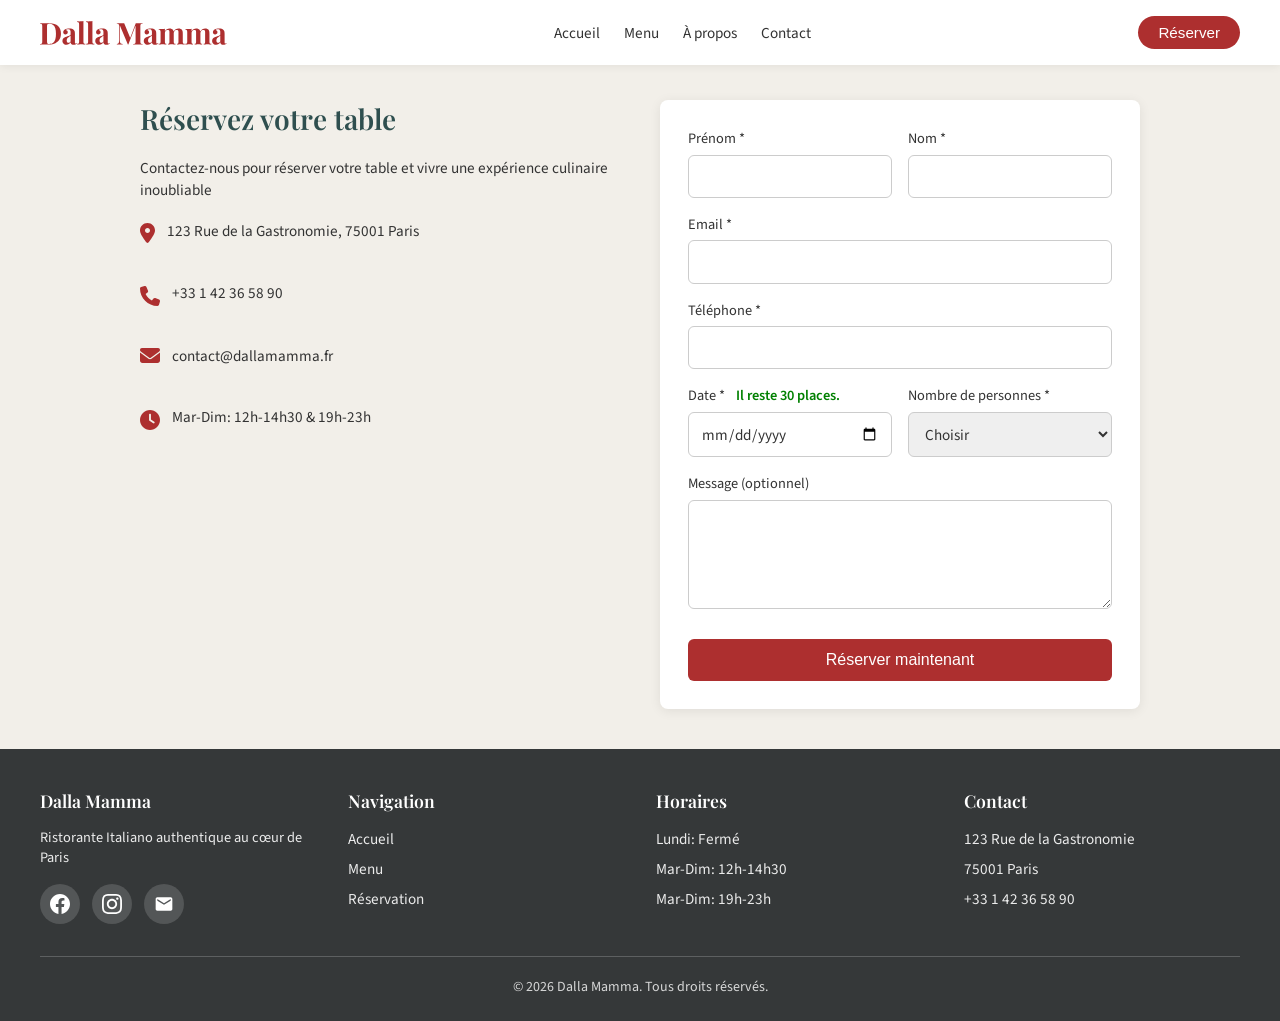
<file: contact.html>
<!DOCTYPE html>
<html lang="fr">
<head>
    <meta charset="UTF-8">
    <meta name="viewport" content="width=device-width, initial-scale=1.0">
    <title>Contact - Dalla Mamma</title>
    <link href="https://fonts.googleapis.com/css2?family=Playfair+Display:wght@500;600&family=Source+Sans+3:wght@400;600&display=swap" rel="stylesheet">
    <link rel="stylesheet" href="menu-contact.css">
    <script src="scripts.js" defer> </script>
    <script src="script_np.js" defer> </script>
</head>
<body>
    <!-- En-tête avec le menu de navigation -->
    <header>
        <nav>
            <a href="index.html" class="nav-brand"><svg width="187" height="24" viewBox="0 0 187 24" fill="none" xmlns="http://www.w3.org/2000/svg"><path d="M9.27 2.25C13.21 2.25 16.14 3.15 18.06 4.95C19.98 6.73 20.94 9.29 20.94 12.63C20.94 14.81 20.47 16.72 19.53 18.36C18.59 19.98 17.22 21.24 15.42 22.14C13.64 23.04 11.5 23.49 9 23.49C8.68 23.49 8.26 23.48 7.74 23.46C7.22 23.44 6.68 23.43 6.12 23.43C5.56 23.41 5.06 23.4 4.62 23.4C3.74 23.4 2.87 23.41 2.01 23.43C1.17 23.43 0.5 23.45 0 23.49V22.89C0.64 22.85 1.12 22.77 1.44 22.65C1.76 22.53 1.97 22.29 2.07 21.93C2.19 21.57 2.25 21.03 2.25 20.31V5.43C2.25 4.69 2.19 4.15 2.07 3.81C1.97 3.45 1.75 3.21 1.41 3.09C1.09 2.95 0.62 2.87 0 2.85V2.25C0.5 2.27 1.17 2.3 2.01 2.34C2.87 2.36 3.72 2.36 4.56 2.34C5.28 2.32 6.09 2.3 6.99 2.28C7.91 2.26 8.67 2.25 9.27 2.25ZM9.24 2.79C8.32 2.79 7.72 2.96 7.44 3.3C7.16 3.64 7.02 4.33 7.02 5.37V20.37C7.02 21.41 7.16 22.1 7.44 22.44C7.74 22.78 8.35 22.95 9.27 22.95C10.95 22.95 12.27 22.56 13.23 21.78C14.21 20.98 14.91 19.82 15.33 18.3C15.75 16.78 15.96 14.93 15.96 12.75C15.96 10.51 15.73 8.66 15.27 7.2C14.83 5.72 14.12 4.62 13.14 3.9C12.16 3.16 10.86 2.79 9.24 2.79Z" fill="#AD2F2F"/><path d="M26.4259 23.7C25.5259 23.7 24.7759 23.53 24.1759 23.19C23.5759 22.85 23.1359 22.4 22.8559 21.84C22.5759 21.26 22.4359 20.63 22.4359 19.95C22.4359 19.09 22.6259 18.39 23.0059 17.85C23.4059 17.31 23.9159 16.87 24.5359 16.53C25.1559 16.19 25.8059 15.91 26.4859 15.69C27.1859 15.47 27.8459 15.26 28.4659 15.06C29.1059 14.84 29.6159 14.59 29.9959 14.31C30.3959 14.01 30.5959 13.63 30.5959 13.17V10.83C30.5959 10.31 30.5059 9.85 30.3259 9.45C30.1659 9.03 29.9059 8.71 29.5459 8.49C29.2059 8.27 28.7559 8.16 28.1959 8.16C27.7959 8.16 27.3959 8.22 26.9959 8.34C26.5959 8.44 26.2659 8.62 26.0059 8.88C26.5659 9.08 26.9959 9.39 27.2959 9.81C27.6159 10.21 27.7759 10.67 27.7759 11.19C27.7759 11.87 27.5359 12.41 27.0559 12.81C26.5959 13.21 26.0459 13.41 25.4059 13.41C24.6859 13.41 24.1359 13.19 23.7559 12.75C23.3959 12.29 23.2159 11.74 23.2159 11.1C23.2159 10.52 23.3559 10.04 23.6359 9.66C23.9359 9.28 24.3459 8.92 24.8659 8.58C25.4259 8.26 26.0959 8.01 26.8759 7.83C27.6759 7.65 28.5359 7.56 29.4559 7.56C30.3759 7.56 31.2059 7.66 31.9459 7.86C32.6859 8.04 33.3059 8.38 33.8059 8.88C34.2659 9.34 34.5659 9.91 34.7059 10.59C34.8459 11.25 34.9159 12.09 34.9159 13.11V21.27C34.9159 21.77 34.9659 22.12 35.0659 22.32C35.1659 22.5 35.3359 22.59 35.5759 22.59C35.7559 22.59 35.9259 22.54 36.0859 22.44C36.2659 22.34 36.4559 22.22 36.6559 22.08L36.9559 22.59C36.5359 22.95 36.0459 23.23 35.4859 23.43C34.9459 23.61 34.3359 23.7 33.6559 23.7C32.9159 23.7 32.3259 23.6 31.8859 23.4C31.4459 23.18 31.1259 22.89 30.9259 22.53C30.7459 22.17 30.6559 21.75 30.6559 21.27C30.1759 22.03 29.5959 22.63 28.9159 23.07C28.2359 23.49 27.4059 23.7 26.4259 23.7ZM28.5559 21.78C28.9559 21.78 29.3159 21.69 29.6359 21.51C29.9759 21.31 30.2959 20.99 30.5959 20.55V14.4C30.4159 14.7 30.1659 14.97 29.8459 15.21C29.5259 15.45 29.1859 15.7 28.8259 15.96C28.4659 16.2 28.1159 16.47 27.7759 16.77C27.4559 17.07 27.1959 17.44 26.9959 17.88C26.7959 18.32 26.6959 18.85 26.6959 19.47C26.6959 20.25 26.8659 20.83 27.2059 21.21C27.5459 21.59 27.9959 21.78 28.5559 21.78Z" fill="#AD2F2F"/><path d="M43.4333 0V20.7C43.4333 21.54 43.5733 22.11 43.8533 22.41C44.1533 22.71 44.6533 22.86 45.3533 22.86V23.49C44.9733 23.47 44.4033 23.45 43.6433 23.43C42.8833 23.39 42.1133 23.37 41.3333 23.37C40.5533 23.37 39.7633 23.39 38.9633 23.43C38.1833 23.45 37.5933 23.47 37.1933 23.49V22.86C37.8933 22.86 38.3833 22.71 38.6633 22.41C38.9633 22.11 39.1133 21.54 39.1133 20.7V3.6C39.1133 2.7 38.9733 2.04 38.6933 1.62C38.4333 1.18 37.9333 0.96 37.1933 0.96V0.330001C37.8333 0.39 38.4533 0.42 39.0533 0.42C39.8733 0.42 40.6533 0.39 41.3933 0.330001C42.1333 0.250001 42.8133 0.140001 43.4333 0Z" fill="#AD2F2F"/><path d="M52.4255 0V20.7C52.4255 21.54 52.5655 22.11 52.8455 22.41C53.1455 22.71 53.6455 22.86 54.3455 22.86V23.49C53.9655 23.47 53.3955 23.45 52.6355 23.43C51.8755 23.39 51.1055 23.37 50.3255 23.37C49.5455 23.37 48.7555 23.39 47.9555 23.43C47.1755 23.45 46.5855 23.47 46.1855 23.49V22.86C46.8855 22.86 47.3755 22.71 47.6555 22.41C47.9555 22.11 48.1055 21.54 48.1055 20.7V3.6C48.1055 2.7 47.9655 2.04 47.6855 1.62C47.4255 1.18 46.9255 0.96 46.1855 0.96V0.330001C46.8255 0.39 47.4455 0.42 48.0455 0.42C48.8655 0.42 49.6455 0.39 50.3855 0.330001C51.1255 0.250001 51.8055 0.140001 52.4255 0Z" fill="#AD2F2F"/><path d="M59.2619 23.7C58.3619 23.7 57.6119 23.53 57.0119 23.19C56.4119 22.85 55.9719 22.4 55.6919 21.84C55.4119 21.26 55.2719 20.63 55.2719 19.95C55.2719 19.09 55.4619 18.39 55.8419 17.85C56.2419 17.31 56.7519 16.87 57.3719 16.53C57.9919 16.19 58.6419 15.91 59.3219 15.69C60.0219 15.47 60.6819 15.26 61.3019 15.06C61.9419 14.84 62.4519 14.59 62.8319 14.31C63.2319 14.01 63.4319 13.63 63.4319 13.17V10.83C63.4319 10.31 63.3419 9.85 63.1619 9.45C63.0019 9.03 62.7419 8.71 62.3819 8.49C62.0419 8.27 61.5919 8.16 61.0319 8.16C60.6319 8.16 60.2319 8.22 59.8319 8.34C59.4319 8.44 59.1019 8.62 58.8419 8.88C59.4019 9.08 59.8319 9.39 60.1319 9.81C60.4519 10.21 60.6119 10.67 60.6119 11.19C60.6119 11.87 60.3719 12.41 59.8919 12.81C59.4319 13.21 58.8819 13.41 58.2419 13.41C57.5219 13.41 56.9719 13.19 56.5919 12.75C56.2319 12.29 56.0519 11.74 56.0519 11.1C56.0519 10.52 56.1919 10.04 56.4719 9.66C56.7719 9.28 57.1819 8.92 57.7019 8.58C58.2619 8.26 58.9319 8.01 59.7119 7.83C60.5119 7.65 61.3719 7.56 62.2919 7.56C63.2119 7.56 64.0419 7.66 64.7819 7.86C65.5219 8.04 66.1419 8.38 66.6419 8.88C67.1019 9.34 67.4019 9.91 67.5419 10.59C67.6819 11.25 67.7519 12.09 67.7519 13.11V21.27C67.7519 21.77 67.8019 22.12 67.9019 22.32C68.0019 22.5 68.1719 22.59 68.4119 22.59C68.5919 22.59 68.7619 22.54 68.9219 22.44C69.1019 22.34 69.2919 22.22 69.4919 22.08L69.7919 22.59C69.3719 22.95 68.8819 23.23 68.3219 23.43C67.7819 23.61 67.1719 23.7 66.4919 23.7C65.7519 23.7 65.1619 23.6 64.7219 23.4C64.2819 23.18 63.9619 22.89 63.7619 22.53C63.5819 22.17 63.4919 21.75 63.4919 21.27C63.0119 22.03 62.4319 22.63 61.7519 23.07C61.0719 23.49 60.2419 23.7 59.2619 23.7ZM61.3919 21.78C61.7919 21.78 62.1519 21.69 62.4719 21.51C62.8119 21.31 63.1319 20.99 63.4319 20.55V14.4C63.2519 14.7 63.0019 14.97 62.6819 15.21C62.3619 15.45 62.0219 15.7 61.6619 15.96C61.3019 16.2 60.9519 16.47 60.6119 16.77C60.2919 17.07 60.0319 17.44 59.8319 17.88C59.6319 18.32 59.5319 18.85 59.5319 19.47C59.5319 20.25 59.7019 20.83 60.0419 21.21C60.3819 21.59 60.8319 21.78 61.3919 21.78Z" fill="#AD2F2F"/><path d="M102.605 2.25V2.85C101.965 2.87 101.485 2.95 101.165 3.09C100.845 3.21 100.625 3.45 100.505 3.81C100.405 4.15 100.355 4.69 100.355 5.43V20.31C100.355 21.03 100.405 21.57 100.505 21.93C100.625 22.29 100.845 22.53 101.165 22.65C101.485 22.77 101.965 22.85 102.605 22.89V23.49C102.045 23.45 101.335 23.43 100.475 23.43C99.6347 23.41 98.7747 23.4 97.8947 23.4C96.9347 23.4 96.0347 23.41 95.1947 23.43C94.3547 23.43 93.6747 23.45 93.1547 23.49V22.89C93.8347 22.85 94.3447 22.77 94.6847 22.65C95.0447 22.53 95.2847 22.29 95.4047 21.93C95.5247 21.57 95.5847 21.03 95.5847 20.31V4.08H95.7947L88.3547 23.52H87.8747L79.7747 4.2V18.57C79.7747 19.67 79.8347 20.52 79.9547 21.12C80.0747 21.7 80.3347 22.12 80.7347 22.38C81.1547 22.62 81.8047 22.79 82.6847 22.89V23.49C82.3047 23.45 81.8047 23.43 81.1847 23.43C80.5647 23.41 79.9847 23.4 79.4447 23.4C78.9847 23.4 78.5147 23.41 78.0347 23.43C77.5547 23.43 77.1547 23.45 76.8347 23.49V22.89C77.4747 22.79 77.9547 22.62 78.2747 22.38C78.5947 22.14 78.8047 21.75 78.9047 21.21C79.0247 20.65 79.0847 19.89 79.0847 18.93V5.43C79.0847 4.69 79.0247 4.15 78.9047 3.81C78.8047 3.45 78.5847 3.21 78.2447 3.09C77.9247 2.95 77.4547 2.87 76.8347 2.85V2.25C77.1547 2.27 77.5547 2.29 78.0347 2.31C78.5147 2.33 78.9847 2.34 79.4447 2.34C80.3047 2.34 81.1447 2.33 81.9647 2.31C82.8047 2.29 83.5447 2.27 84.1847 2.25L90.4847 17.46L89.7347 18.15L95.7647 2.34C96.1047 2.34 96.4547 2.34 96.8147 2.34C97.1747 2.34 97.5347 2.34 97.8947 2.34C98.7747 2.34 99.6347 2.33 100.475 2.31C101.335 2.29 102.045 2.27 102.605 2.25Z" fill="#AD2F2F"/><path d="M107.772 23.7C106.872 23.7 106.122 23.53 105.522 23.19C104.922 22.85 104.482 22.4 104.202 21.84C103.922 21.26 103.782 20.63 103.782 19.95C103.782 19.09 103.972 18.39 104.352 17.85C104.752 17.31 105.262 16.87 105.882 16.53C106.502 16.19 107.152 15.91 107.832 15.69C108.532 15.47 109.192 15.26 109.812 15.06C110.452 14.84 110.962 14.59 111.342 14.31C111.742 14.01 111.942 13.63 111.942 13.17V10.83C111.942 10.31 111.852 9.85 111.672 9.45C111.512 9.03 111.252 8.71 110.892 8.49C110.552 8.27 110.102 8.16 109.542 8.16C109.142 8.16 108.742 8.22 108.342 8.34C107.942 8.44 107.612 8.62 107.352 8.88C107.912 9.08 108.342 9.39 108.642 9.81C108.962 10.21 109.122 10.67 109.122 11.19C109.122 11.87 108.882 12.41 108.402 12.81C107.942 13.21 107.392 13.41 106.752 13.41C106.032 13.41 105.482 13.19 105.102 12.75C104.742 12.29 104.562 11.74 104.562 11.1C104.562 10.52 104.702 10.04 104.982 9.66C105.282 9.28 105.692 8.92 106.212 8.58C106.772 8.26 107.442 8.01 108.222 7.83C109.022 7.65 109.882 7.56 110.802 7.56C111.722 7.56 112.552 7.66 113.292 7.86C114.032 8.04 114.652 8.38 115.152 8.88C115.612 9.34 115.912 9.91 116.052 10.59C116.192 11.25 116.262 12.09 116.262 13.11V21.27C116.262 21.77 116.312 22.12 116.412 22.32C116.512 22.5 116.682 22.59 116.922 22.59C117.102 22.59 117.272 22.54 117.432 22.44C117.612 22.34 117.802 22.22 118.002 22.08L118.302 22.59C117.882 22.95 117.392 23.23 116.832 23.43C116.292 23.61 115.682 23.7 115.002 23.7C114.262 23.7 113.672 23.6 113.232 23.4C112.792 23.18 112.472 22.89 112.272 22.53C112.092 22.17 112.002 21.75 112.002 21.27C111.522 22.03 110.942 22.63 110.262 23.07C109.582 23.49 108.752 23.7 107.772 23.7ZM109.902 21.78C110.302 21.78 110.662 21.69 110.982 21.51C111.322 21.31 111.642 20.99 111.942 20.55V14.4C111.762 14.7 111.512 14.97 111.192 15.21C110.872 15.45 110.532 15.7 110.172 15.96C109.812 16.2 109.462 16.47 109.122 16.77C108.802 17.07 108.542 17.44 108.342 17.88C108.142 18.32 108.042 18.85 108.042 19.47C108.042 20.25 108.212 20.83 108.552 21.21C108.892 21.59 109.342 21.78 109.902 21.78Z" fill="#AD2F2F"/><path d="M129.549 7.56C130.389 7.56 131.069 7.67 131.589 7.89C132.109 8.09 132.529 8.37 132.849 8.73C133.169 9.11 133.399 9.61 133.539 10.23C133.679 10.83 133.749 11.63 133.749 12.63V20.7C133.749 21.54 133.879 22.11 134.139 22.41C134.399 22.71 134.849 22.86 135.489 22.86V23.49C135.129 23.47 134.579 23.45 133.839 23.43C133.119 23.39 132.409 23.37 131.709 23.37C130.989 23.37 130.279 23.39 129.579 23.43C128.879 23.45 128.349 23.47 127.989 23.49V22.86C128.529 22.86 128.899 22.71 129.099 22.41C129.319 22.11 129.429 21.54 129.429 20.7V11.37C129.429 10.87 129.389 10.44 129.309 10.08C129.229 9.7 129.069 9.41 128.829 9.21C128.609 8.99 128.269 8.88 127.809 8.88C127.289 8.88 126.809 9.03 126.369 9.33C125.929 9.63 125.569 10.05 125.289 10.59C125.029 11.11 124.899 11.7 124.899 12.36V20.7C124.899 21.54 125.009 22.11 125.229 22.41C125.449 22.71 125.819 22.86 126.339 22.86V23.49C126.019 23.47 125.519 23.45 124.839 23.43C124.179 23.39 123.499 23.37 122.799 23.37C122.039 23.37 121.259 23.39 120.459 23.43C119.659 23.45 119.059 23.47 118.659 23.49V22.86C119.359 22.86 119.849 22.71 120.129 22.41C120.429 22.11 120.579 21.54 120.579 20.7V11.25C120.579 10.35 120.439 9.69 120.159 9.27C119.899 8.83 119.399 8.61 118.659 8.61V7.98C119.299 8.04 119.919 8.07 120.519 8.07C121.359 8.07 122.139 8.04 122.859 7.98C123.599 7.9 124.279 7.79 124.899 7.65V10.35C125.379 9.35 126.029 8.64 126.849 8.22C127.669 7.78 128.569 7.56 129.549 7.56ZM138.579 7.56C139.419 7.56 140.099 7.67 140.619 7.89C141.139 8.09 141.559 8.37 141.879 8.73C142.199 9.11 142.429 9.61 142.569 10.23C142.709 10.83 142.779 11.63 142.779 12.63V20.7C142.779 21.54 142.919 22.11 143.199 22.41C143.499 22.71 143.999 22.86 144.699 22.86V23.49C144.319 23.47 143.749 23.45 142.989 23.43C142.229 23.39 141.479 23.37 140.739 23.37C140.019 23.37 139.309 23.39 138.609 23.43C137.909 23.45 137.379 23.47 137.019 23.49V22.86C137.559 22.86 137.929 22.71 138.129 22.41C138.349 22.11 138.459 21.54 138.459 20.7V11.37C138.459 10.87 138.409 10.44 138.309 10.08C138.229 9.7 138.059 9.41 137.799 9.21C137.559 8.99 137.179 8.88 136.659 8.88C136.139 8.88 135.659 9.04 135.219 9.36C134.779 9.68 134.419 10.11 134.139 10.65C133.879 11.19 133.739 11.79 133.719 12.45L133.569 10.62C134.109 9.42 134.819 8.61 135.699 8.19C136.599 7.77 137.559 7.56 138.579 7.56Z" fill="#AD2F2F"/><path d="M156.207 7.56C157.047 7.56 157.727 7.67 158.247 7.89C158.767 8.09 159.187 8.37 159.507 8.73C159.827 9.11 160.057 9.61 160.197 10.23C160.337 10.83 160.407 11.63 160.407 12.63V20.7C160.407 21.54 160.537 22.11 160.797 22.41C161.057 22.71 161.507 22.86 162.147 22.86V23.49C161.787 23.47 161.237 23.45 160.497 23.43C159.777 23.39 159.067 23.37 158.367 23.37C157.647 23.37 156.937 23.39 156.237 23.43C155.537 23.45 155.007 23.47 154.647 23.49V22.86C155.187 22.86 155.557 22.71 155.757 22.41C155.977 22.11 156.087 21.54 156.087 20.7V11.37C156.087 10.87 156.047 10.44 155.967 10.08C155.887 9.7 155.727 9.41 155.487 9.21C155.267 8.99 154.927 8.88 154.467 8.88C153.947 8.88 153.467 9.03 153.027 9.33C152.587 9.63 152.227 10.05 151.947 10.59C151.687 11.11 151.557 11.7 151.557 12.36V20.7C151.557 21.54 151.667 22.11 151.887 22.41C152.107 22.71 152.477 22.86 152.997 22.86V23.49C152.677 23.47 152.177 23.45 151.497 23.43C150.837 23.39 150.157 23.37 149.457 23.37C148.697 23.37 147.917 23.39 147.117 23.43C146.317 23.45 145.717 23.47 145.317 23.49V22.86C146.017 22.86 146.507 22.71 146.787 22.41C147.087 22.11 147.237 21.54 147.237 20.7V11.25C147.237 10.35 147.097 9.69 146.817 9.27C146.557 8.83 146.057 8.61 145.317 8.61V7.98C145.957 8.04 146.577 8.07 147.177 8.07C148.017 8.07 148.797 8.04 149.517 7.98C150.257 7.9 150.937 7.79 151.557 7.65V10.35C152.037 9.35 152.687 8.64 153.507 8.22C154.327 7.78 155.227 7.56 156.207 7.56ZM165.237 7.56C166.077 7.56 166.757 7.67 167.277 7.89C167.797 8.09 168.217 8.37 168.537 8.73C168.857 9.11 169.087 9.61 169.227 10.23C169.367 10.83 169.437 11.63 169.437 12.63V20.7C169.437 21.54 169.577 22.11 169.857 22.41C170.157 22.71 170.657 22.86 171.357 22.86V23.49C170.977 23.47 170.407 23.45 169.647 23.43C168.887 23.39 168.137 23.37 167.397 23.37C166.677 23.37 165.967 23.39 165.267 23.43C164.567 23.45 164.037 23.47 163.677 23.49V22.86C164.217 22.86 164.587 22.71 164.787 22.41C165.007 22.11 165.117 21.54 165.117 20.7V11.37C165.117 10.87 165.067 10.44 164.967 10.08C164.887 9.7 164.717 9.41 164.457 9.21C164.217 8.99 163.837 8.88 163.317 8.88C162.797 8.88 162.317 9.04 161.877 9.36C161.437 9.68 161.077 10.11 160.797 10.65C160.537 11.19 160.397 11.79 160.377 12.45L160.227 10.62C160.767 9.42 161.477 8.61 162.357 8.19C163.257 7.77 164.217 7.56 165.237 7.56Z" fill="#AD2F2F"/><path d="M176.115 23.7C175.215 23.7 174.465 23.53 173.865 23.19C173.265 22.85 172.825 22.4 172.545 21.84C172.265 21.26 172.125 20.63 172.125 19.95C172.125 19.09 172.315 18.39 172.695 17.85C173.095 17.31 173.605 16.87 174.225 16.53C174.845 16.19 175.495 15.91 176.175 15.69C176.875 15.47 177.535 15.26 178.155 15.06C178.795 14.84 179.305 14.59 179.685 14.31C180.085 14.01 180.285 13.63 180.285 13.17V10.83C180.285 10.31 180.195 9.85 180.015 9.45C179.855 9.03 179.595 8.71 179.235 8.49C178.895 8.27 178.445 8.16 177.885 8.16C177.485 8.16 177.085 8.22 176.685 8.34C176.285 8.44 175.955 8.62 175.695 8.88C176.255 9.08 176.685 9.39 176.985 9.81C177.305 10.21 177.465 10.67 177.465 11.19C177.465 11.87 177.225 12.41 176.745 12.81C176.285 13.21 175.735 13.41 175.095 13.41C174.375 13.41 173.825 13.19 173.445 12.75C173.085 12.29 172.905 11.74 172.905 11.1C172.905 10.52 173.045 10.04 173.325 9.66C173.625 9.28 174.035 8.92 174.555 8.58C175.115 8.26 175.785 8.01 176.565 7.83C177.365 7.65 178.225 7.56 179.145 7.56C180.065 7.56 180.895 7.66 181.635 7.86C182.375 8.04 182.995 8.38 183.495 8.88C183.955 9.34 184.255 9.91 184.395 10.59C184.535 11.25 184.605 12.09 184.605 13.11V21.27C184.605 21.77 184.655 22.12 184.755 22.32C184.855 22.5 185.025 22.59 185.265 22.59C185.445 22.59 185.615 22.54 185.775 22.44C185.955 22.34 186.145 22.22 186.345 22.08L186.645 22.59C186.225 22.95 185.735 23.23 185.175 23.43C184.635 23.61 184.025 23.7 183.345 23.7C182.605 23.7 182.015 23.6 181.575 23.4C181.135 23.18 180.815 22.89 180.615 22.53C180.435 22.17 180.345 21.75 180.345 21.27C179.865 22.03 179.285 22.63 178.605 23.07C177.925 23.49 177.095 23.7 176.115 23.7ZM178.245 21.78C178.645 21.78 179.005 21.69 179.325 21.51C179.665 21.31 179.985 20.99 180.285 20.55V14.4C180.105 14.7 179.855 14.97 179.535 15.21C179.215 15.45 178.875 15.7 178.515 15.96C178.155 16.2 177.805 16.47 177.465 16.77C177.145 17.07 176.885 17.44 176.685 17.88C176.485 18.32 176.385 18.85 176.385 19.47C176.385 20.25 176.555 20.83 176.895 21.21C177.235 21.59 177.685 21.78 178.245 21.78Z" fill="#AD2F2F"/></svg></a>
            <button class="burger" aria-label="Ouvrir le menu de navigation">
                <span></span>
                <span></span>
                <span></span>
            </button>
            <ul>
                <li><a href="index.html">Accueil</a></li>
                <li><a href="Menu.html">Menu</a></li>
                <li><a href="index.html#notre_histoire">À propos</a></li>
                <li><a href="contact.html">Contact</a></li>
            </ul>
                <button type="button" class="nav-cta">Réserver</button>
        </nav>
    </header>

    <!-- Contenu principal de la page contact -->
    <main class="main-contact">
        <div class="main-wrap">
            <!-- Grille avec 2 colonnes : infos à gauche, formulaire à droite -->
            <div class="main-grid">

                <!-- Colonne de gauche : infos du restaurant -->
                <div class="bloc-infos">
                    <h1>Réservez votre table</h1>
                    <p class="texte-intro">Contactez-nous pour réserver votre table et vivre une expérience culinaire inoubliable</p>

                    <div class="ligne-contact">
                        <svg width="15" height="20" viewBox="0 0 15 20" fill="none"><path d="M8.42578 19.5C10.4297 16.9922 15 10.9141 15 7.5C15 3.35938 11.6406 0 7.5 0C3.35938 0 0 3.35938 0 7.5C0 10.9141 4.57031 16.9922 6.57422 19.5C7.05469 20.0977 7.94531 20.0977 8.42578 19.5ZM7.5 5C8.16304 5 8.79893 5.26339 9.26777 5.73223C9.73661 6.20107 10 6.83696 10 7.5C10 8.16304 9.73661 8.79893 9.26777 9.26777C8.79893 9.73661 8.16304 10 7.5 10C6.83696 10 6.20107 9.73661 5.73223 9.26777C5.26339 8.79893 5 8.16304 5 7.5C5 6.83696 5.26339 6.20107 5.73223 5.73223C6.20107 5.26339 6.83696 5 7.5 5Z" fill="#AD2F2F"/></svg>
                        <p>123 Rue de la Gastronomie, 75001 Paris</p>
                    </div>
                    <div class="ligne-contact">
                        <svg width="20" height="20" viewBox="0 0 20 20" fill="none"><path d="M6.44141 0.960933C6.14062 0.234371 5.34766 -0.152348 4.58984 0.0546833L1.15234 0.992183C0.472656 1.17968 0 1.79687 0 2.5C0 12.1641 7.83594 20 17.5 20C18.2031 20 18.8203 19.5273 19.0078 18.8477L19.9453 15.4102C20.1523 14.6523 19.7656 13.8594 19.0391 13.5586L15.2891 11.9961C14.6523 11.7305 13.9141 11.9141 13.4805 12.4492L11.9023 14.375C9.15234 13.0742 6.92578 10.8477 5.625 8.09765L7.55078 6.52343C8.08594 6.08593 8.26953 5.35156 8.00391 4.71484L6.44141 0.96484V0.960933Z" fill="#AD2F2F"/></svg>
                        <p>+33 1 42 36 58 90</p>
                    </div>
                    <div class="ligne-contact">
                        <svg width="20" height="15" viewBox="0 0 20 15" fill="none"><path d="M1.875 0C0.839844 0 0 0.839844 0 1.875C0 2.46484 0.277344 3.01953 0.75 3.375L9.25 9.75C9.69531 10.082 10.3047 10.082 10.75 9.75L19.25 3.375C19.7227 3.01953 20 2.46484 20 1.875C20 0.839844 19.1602 0 18.125 0H1.875ZM0 4.375V12.5C0 13.8789 1.12109 15 2.5 15H17.5C18.8789 15 20 13.8789 20 12.5V4.375L11.5 10.75C10.6094 11.418 9.39062 11.418 8.5 10.75L0 4.375Z" fill="#AD2F2F"/></svg>
                        <p>contact@dallamamma.fr</p>
                    </div>
                    <div class="ligne-contact">
                        <svg width="20" height="20" viewBox="0 0 20 20" fill="none"><path d="M10 0C12.6522 0 15.1957 1.05357 17.0711 2.92893C18.9464 4.8043 20 7.34784 20 10C20 12.6522 18.9464 15.1957 17.0711 17.0711C15.1957 18.9464 12.6522 20 10 20C7.34784 20 4.8043 18.9464 2.92893 17.0711C1.05357 15.1957 0 12.6522 0 10C0 7.34784 1.05357 4.8043 2.92893 2.92893C4.8043 1.05357 7.34784 0 10 0ZM9.0625 4.6875V10C9.0625 10.3125 9.21875 10.6055 9.48047 10.7812L13.2305 13.2812C13.6602 13.5703 14.2422 13.4531 14.5312 13.0195C14.8203 12.5859 14.7031 12.0078 14.2695 11.7188L10.9375 9.5V4.6875C10.9375 4.16797 10.5195 3.75 10 3.75C9.48047 3.75 9.0625 4.16797 9.0625 4.6875Z" fill="#AD2F2F"/></svg>
                        <p>Mar-Dim: 12h-14h30 & 19h-23h</p>
                    </div>
                </div>

                <!-- Colonne de droite : formulaire dans une carte blanche -->
                <div class="carte-formulaire">
                    <form action="#" method="post">
                        <div class="ligne-form ligne-form-deux">
                            <div>
                                <label for="prenom">Prénom *</label>
                                <input type="text" id="prenom" name="prenom">
                            </div>
                            <div>
                                <label for="nom">Nom *</label>
                                <input type="text" id="nom" name="nom">
                            </div>
                        </div>
                        <div class="ligne-form">
                            <label for="email">Email *</label>
                            <input type="email" id="email" name="email">
                        </div>
                        <div class="ligne-form">
                            <label for="telephone">Téléphone *</label>
                            <input type="tel" id="telephone" name="telephone">
                        </div>
                        <div class="ligne-form ligne-form-deux">
                            <div>
                                <label for="date">Date * <span id="places-restantes"></span></label>
                                <input type="date" id="date" name="date">
                            </div>
                            <div>
                                <label for="nb-personnes">Nombre de personnes *</label>
                                <select id="nb-personnes" name="nb_personnes">
                                    <option value="">Choisir</option>
                                    <option value="1">1</option>
                                    <option value="2">2</option>
                                    <option value="3">3</option>
                                    <option value="4">4</option>
                                    <option value="5">5</option>
                                    <option value="6">6</option>
                                </select>
                            </div>
                        </div>
                        <div class="ligne-form">
                            <label for="message">Message (optionnel)</label>
                            <textarea id="message" name="message" rows="4"></textarea>
                        </div>
                        <button type="submit" id="btnReserver">Réserver maintenant</button>
                    </form>
                </div>
            </div>
        </div>
    </main>

    <!-- Pied de page -->
    <footer>
        <div class="footer-wrap">
            <div class="footer-grid">
                <div class="footer-col footer-brand">
                    <h3 class="footer-title">Dalla Mamma</h3>
                    <p class="footer-tagline">Ristorante Italiano authentique au cœur de Paris</p>
                    <div class="footer-social">
                        <a href="https://www.instagram.com/nextenstudio_/" class="footer-icon"><svg width="20" height="20" viewBox="0 0 24 24" fill="#fff"><path d="M24 12.073c0-6.627-5.373-12-12-12s-12 5.373-12 12c0 5.99 4.388 10.954 10.125 11.854v-8.385H7.078v-3.47h3.047V9.43c0-3.007 1.792-4.669 4.533-4.669 1.312 0 2.686.235 2.686.235v2.953H15.83c-1.491 0-1.956.925-1.956 1.874v2.25h3.328l-.532 3.47h-2.796v8.385C19.612 23.027 24 18.062 24 12.073z"/></svg></a>
                        <a href="https://www.instagram.com/nextenstudio_/" class="footer-icon"><svg width="20" height="20" viewBox="0 0 24 24" fill="#fff"><path d="M12 2.163c3.204 0 3.584.012 4.85.07 3.252.148 4.771 1.691 4.919 4.919.058 1.265.069 1.645.069 4.849 0 3.205-.012 3.584-.069 4.849-.149 3.225-1.664 4.771-4.919 4.919-1.266.058-1.644.07-4.85.07-3.204 0-3.584-.012-4.849-.07-3.26-.149-4.771-1.699-4.919-4.92-.058-1.265-.07-1.644-.07-4.849 0-3.204.013-3.583.07-4.849.149-3.227 1.664-4.771 4.919-4.919 1.266-.057 1.645-.069 4.849-.069zm0-2.163c-3.259 0-3.667.014-4.947.072-4.358.2-6.78 2.618-6.98 6.98-.059 1.281-.073 1.689-.073 4.948 0 3.259.014 3.668.072 4.948.2 4.358 2.618 6.78 6.98 6.98 1.281.058 1.689.072 4.948.072 3.259 0 3.668-.014 4.948-.072 4.354-.2 6.782-2.618 6.979-6.98.059-1.28.073-1.689.073-4.948 0-3.259-.014-3.667-.072-4.947-.196-4.354-2.617-6.78-6.979-6.98-1.281-.059-1.69-.073-4.949-.073zm0 5.838c-3.403 0-6.162 2.759-6.162 6.162s2.759 6.163 6.162 6.163 6.162-2.759 6.162-6.163c0-3.403-2.759-6.162-6.162-6.162zm0 10.162c-2.209 0-4-1.79-4-4 0-2.209 1.791-4 4-4s4 1.791 4 4c0 2.21-1.791 4-4 4zm6.406-11.845c-.796 0-1.441.645-1.441 1.44s.645 1.44 1.441 1.44c.795 0 1.439-.645 1.439-1.44s-.644-1.44-1.439-1.44z"/></svg></a>
                        <a href="contact.html" class="footer-icon"><svg width="20" height="20" viewBox="0 0 24 24" fill="#fff"><path d="M20 4H4c-1.1 0-2 .9-2 2v12c0 1.1.9 2 2 2h16c1.1 0 2-.9 2-2V6c0-1.1-.9-2-2-2zm0 4l-8 5-8-5V6l8 5 8-5v2z"/></svg></a>
                    </div>
                </div>
                <div class="footer-col">
                    <h3 class="footer-title">Navigation</h3>
                    <ul class="footer-links">
                        <li><a href="index.html">Accueil</a></li>
                        <li><a href="Menu.html">Menu</a></li>
                        <li><a href="contact.html">Réservation</a></li>
                    </ul>
                </div>
                <div class="footer-col">
                    <h3 class="footer-title">Horaires</h3>
                    <ul class="footer-list">
                        <li>Lundi: Fermé</li>
                        <li>Mar-Dim: 12h-14h30</li>
                        <li>Mar-Dim: 19h-23h</li>
                    </ul>
                </div>
                <div class="footer-col">
                    <h3 class="footer-title">Contact</h3>
                    <ul class="footer-list">
                        <li>123 Rue de la Gastronomie</li>
                        <li>75001 Paris</li>
                        <li>+33 1 42 36 58 90</li>
                    </ul>
                </div>
            </div>
            <hr class="footer-divider">
            <p class="footer-copy">© 2026 Dalla Mamma. Tous droits réservés.</p>
        </div>
    </footer>

</body>
</html>
</file>
<file: menu-contact.css>
/* ============================================
   STYLES COMMUNS (Contact + Menu)
   ============================================ */

html, body {
  margin: 0;
  padding: 0;
  font-family: "Source Sans 3", sans-serif;
  background-color: #F2EFE9;
}

h1, h2, h3, .nav-brand {
  font-family: "Playfair Display", Georgia, serif;
}


/* ========== EN-TÊTE (NAV) ========== */
header {
  position: fixed;
  top: 0;
  left: 0;
  right: 0;
  z-index: 100;
  width: 100%;
  background-color: white;
  box-shadow: 0 2px 8px rgba(0,0,0,0.06);
}

/* Pour que le contenu ne passe pas sous la nav */
body {
  padding-top: 60px;
}

header nav {
  display: flex;
  align-items: center;
  justify-content: space-between;
  max-width: 1200px;
  margin-left: auto;
  margin-right: auto;
  padding: 1rem 1.5rem;
  gap: 1.5rem;
}

.nav-brand {
  font-size: 1.4rem;
  font-weight: 400;
  color: #AD2F2F;
  text-decoration: none;
  display: flex;
  align-items: center;
}

.nav-brand svg {
  height: 24px;
  width: auto;
  display: block;
}

header nav ul {
  display: flex;
  list-style: none;
  margin: 0;
  padding: 0;
  gap: 1.5rem;
}

header nav a {
  color: #333;
  text-decoration: none;
  font-size: 0.95rem;
}

header nav a:hover {
  color: #AD2F2F;
}

.nav-cta {
  background-color: #AD2F2F;
  color: white;
  border: none;
  padding: 0.5rem 1.25rem;
  border-radius: 999px;
  font-size: 0.95rem;
  cursor: pointer;
}

.nav-cta:hover {
  background-color: #AD2F2F;
}

/* Burger menu (desktop : caché) */
.burger {
  display: none;
  flex-direction: column;
  gap: 5px;
  background: none;
  border: none;
  cursor: pointer;
  padding: 0;
}

.burger span {
  width: 24px;
  height: 2px;
  background-color: #333;
  display: block;
  border-radius: 999px;
}


/* ========== PAGE MENU ========== */
.main-menu {
  background-color: #F2EFE9;
  padding: 2.5rem 1.5rem;
  max-width: 1200px;
  margin-left: auto;
  margin-right: auto;
}

.main-menu h1 {
  text-align: center;
  color: #2F4F4F;
  font-size: 1.75rem;
  margin: 0 0 0.5rem 0;
}

.main-menu h2 {
  text-align: center;
  font-family: "Source Sans 3", sans-serif;
  font-size: 1rem;
  font-weight: 400;
  color: #555;
  margin: 0 0 2rem 0;
  line-height: 1.45;
}

/* Filtrer les plats */
.filtre-plats {
  display: flex;
  align-items: center;
  gap: 0.6rem;
  width: fit-content;
  margin: 0 0 2rem 0;
}

.filtre-plats svg {
  width: 18px;
  height: 18px;
  display: block;
  flex: 0 0 auto;
}

.filtre-plats select {
  appearance: none;
  -webkit-appearance: none;
  -moz-appearance: none;
  border: 1px solid rgba(0,0,0,0.12);
  background-color: white;
  color: #333;
  font-family: inherit;
  font-size: 0.95rem;
  line-height: 1.1;
  padding: 0.55rem 2.2rem 0.55rem 0.8rem;
  border-radius: 999px;
  cursor: pointer;
  outline: none;
  transition: border-color 160ms ease, box-shadow 160ms ease, transform 120ms ease;
  box-shadow: 0 1px 0 rgba(0,0,0,0.04);
  background-image:
    linear-gradient(45deg, transparent 50%, #AD2F2F 50%),
    linear-gradient(135deg, #AD2F2F 50%, transparent 50%),
    linear-gradient(to right, transparent, transparent);
  background-position:
    calc(100% - 18px) 52%,
    calc(100% - 12px) 52%,
    0 0;
  background-size:
    6px 6px,
    6px 6px,
    100% 100%;
  background-repeat: no-repeat;
}

.filtre-plats select:hover {
  border-color: rgba(173, 47, 47, 0.35);
}

.filtre-plats select:focus {
  border-color: rgba(173, 47, 47, 0.65);
  box-shadow: 0 0 0 4px rgba(173, 47, 47, 0.12);
}

.filtre-plats select:active {
  transform: translateY(1px);
}

.filtre-plats select option {
  color: #333;
}

.filtre-plats select option[value=""] {
  color: #666;
}

/* Grille : 3 colonnes de cartes */
.menu-grid {
  display: grid;
  grid-template-columns: 1fr 1fr 1fr;
  gap: 2.5rem;
}

/* Une carte = une image + un bloc texte en dessous */
.carte-plat {
  margin: 0;
  background-color: white;
  border-radius: 10px;
  box-shadow: 0 2px 10px rgba(0,0,0,0.06);
  overflow: hidden;
  display: flex;
  flex-direction: column;
}

.carte-plat img {
  width: 100%;
  height: auto;
  aspect-ratio: 4 / 3;
  object-fit: cover;
  object-position: center center;
  display: block;
  background-color: #eee;
}

/* Pour le carpaccio : on décale un peu l'image pour mieux centrer le plat */
.img-carpaccio {
  object-position: 40% 35%;
}

.carte-contenu {
  padding: 1rem;
  display: flex;
  flex-direction: column;
  gap: 0.5rem;
  flex: 1;
  min-height: 0;
}
.carte-plat{
    transition: transform 0.5s ease;
}
.carte-plat:hover {
    transform:scale(1.05);
}
.carte-plat h3 {
  font-family: "Source Sans 3", sans-serif;
  font-size: 1.1rem;
  font-weight: 600;
  margin: 0;
  color: #333;
}

.carte-plat p {
  font-size: 0.9rem;
  color: #555;
  margin: 0;
  line-height: 1.4;
  flex: 1;
  min-height: 0;
}

/* En bas de la carte : prix à gauche, bouton + à droite (toujours aligné en bas grâce au flex) */
.carte-bas {
  display: flex;
  align-items: center;
  justify-content: space-between;
  margin-top: auto;
  padding-top: 0.5rem;
}

.prix {
  font-size: 1.1rem;
  font-weight: 600;
  color: #AD2F2F;
}

.bouton-plus {
  width: 40px;
  height: 40px;
  border: none;
  background: none;
  cursor: pointer;
  display: flex;
  align-items: center;
  justify-content: center;
  padding: 0;
}

.bouton-plus svg {
  width: 32px;
  height: 32px;
  display: block;
}

.bouton-plus:hover svg path {
  fill: #8B2828;
}

/* Sur petit écran : 2 colonnes puis 1 */
@media (max-width: 900px) {
  .menu-grid {
    grid-template-columns: 1fr 1fr;
  }
}

@media (max-width: 560px) {
  .menu-grid {
    grid-template-columns: 1fr;
  }
}


/* ========== PAGE CONTACT ========== */
.main-contact {
  background-color: #F2EFE9;
  min-height: 60vh;
  padding: 2.5rem 1.5rem;
}

.main-wrap {
  max-width: 1000px;
  margin-left: auto;
  margin-right: auto;
}

/* 2 colonnes : infos à gauche, formulaire à droite */
.main-grid {
  display: grid;
  grid-template-columns: 1fr 1fr;
  gap: 2.5rem;
  align-items: start;
}

/* Bloc de gauche : titre + texte + lignes contact */
.bloc-infos {
  display: flex;
  flex-direction: column;
  gap: 1.25rem;
}

.bloc-infos h1 {
  font-size: 1.75rem;
  font-weight: 600;
  color: #2F4F4F;
  margin: 0;
}

.texte-intro {
  font-size: 0.95rem;
  color: #333;
  margin: 0;
  line-height: 1.45;
}

/* Une ligne = une icône + un paragraphe */
.ligne-contact {
  display: flex;
  align-items: flex-start;
  gap: 0.75rem;
  margin: 0;
  margin-bottom: 1.25rem;
}

.ligne-contact:last-child {
  margin-bottom: 0;
}

.ligne-contact svg {
  flex-shrink: 0;
  margin-top: 0.15rem;
}

.ligne-contact p {
  margin: 0;
  font-size: 0.95rem;
  color: #333;
  line-height: 1.4;
}

/* Carte blanche du formulaire */
.carte-formulaire {
  background-color: white;
  border-radius: 8px;
  box-shadow: 0 2px 12px rgba(0,0,0,0.08);
  padding: 1.75rem;
}

.carte-formulaire form label {
  display: block;
  font-size: 0.9rem;
  color: #333;
  margin-bottom: 0.35rem;
}

/* Texte "Il reste X places" à droite du label Date */
#places-restantes {
  margin-left: 0.5rem;
  font-weight: 600;
  color: #008000;
}

.carte-formulaire form input,
.carte-formulaire form select,
.carte-formulaire form textarea {
  width: 100%;
  padding: 0.6rem 0.75rem;
  border: 1px solid #ccc;
  border-radius: 6px;
  font-size: 0.95rem;
  font-family: inherit;
  color: #333;
  box-sizing: border-box;
}

.carte-formulaire form textarea {
  resize: vertical;
  min-height: 4rem;
}

/* Chaque ligne du formulaire */
.ligne-form {
  margin-bottom: 1rem;
}

/* Ligne avec 2 champs côte à côte */
.ligne-form-deux {
  display: grid;
  grid-template-columns: 1fr 1fr;
  gap: 1rem;
}

.ligne-form-deux div label,
.ligne-form-deux div input,
.ligne-form-deux div select {
  display: block;
  width: 100%;
}

.ligne-form-deux div label {
  margin-bottom: 0.35rem;
}

.carte-formulaire form button[type="submit"] {
  width: 100%;
  margin-top: 0.5rem;
  padding: 0.75rem 1rem;
  background-color: #AD2F2F;
  color: white;
  border: none;
  border-radius: 6px;
  font-size: 1rem;
  font-weight: 500;
  cursor: pointer;
}

.carte-formulaire form button[type="submit"]:hover {
  background-color: #AD2F2F;
}

/* Sur petit écran : une seule colonne */
@media (max-width: 700px) {
  .main-grid {
    grid-template-columns: 1fr;
  }
  .ligne-form-deux {
    grid-template-columns: 1fr;
  }
}

/* Responsive nav + burger sur contact/menu */
@media (max-width: 768px) {
  header nav {
    position: relative;
  }

  .burger {
    display: flex;
  }

  header nav ul {
    position: absolute;
    top: 100%;
    right: 1.5rem;
    background-color: #fff;
    flex-direction: column;
    align-items: flex-start;
    padding: 1rem 1.25rem;
    border-radius: 10px;
    box-shadow: 0 8px 20px rgba(0, 0, 0, 0.12);
    gap: 0.75rem;
    display: none;
    z-index: 120;
  }

  header nav ul.open {
    display: flex;
  }

  .nav-cta {
    display: none;
  }

  .nav-cta.open {
    display: inline-block;
    margin-left: 1.5rem;
    margin-top: 0.75rem;
  }
}


/* ========== PIED DE PAGE ========== */
footer {
  font-family: "Source Sans 3", sans-serif;
  background-color: #353839;
  color: white;
  padding: 2.5rem 1.5rem 1.5rem;
}

.footer-wrap {
  max-width: 1200px;
  margin-left: auto;
  margin-right: auto;
}

.footer-grid {
  display: grid;
  grid-template-columns: 1fr 1fr 1fr 1fr;
  gap: 2rem;
  margin-bottom: 2rem;
}

.footer-col .footer-title {
  font-family: "Playfair Display", Georgia, serif;
  font-size: 1.1rem;
  font-weight: 600;
  margin: 0 0 1rem 0;
  color: white;
}

.footer-tagline {
  font-size: 0.9rem;
  color: rgba(255,255,255,0.9);
  margin: 0 0 1rem 0;
  line-height: 1.4;
}

.footer-social {
  display: flex;
  gap: 0.75rem;
}

.footer-icon {
  display: flex;
  align-items: center;
  justify-content: center;
  width: 40px;
  height: 40px;
  border-radius: 50%;
  background: rgba(255,255,255,0.15);
  color: white;
  text-decoration: none;
}

.footer-icon:hover {
  background: rgba(255,255,255,0.25);
}

.footer-icon svg {
  flex-shrink: 0;
  fill: white;
}

.footer-links,
.footer-list {
  list-style: none;
  margin: 0;
  padding: 0;
}

.footer-links li,
.footer-list li {
  margin-bottom: 0.5rem;
}

.footer-links a {
  color: rgba(255,255,255,0.9);
  text-decoration: none;
  font-size: 0.95rem;
}

.footer-links a:hover {
  color: white;
}

.footer-list li {
  color: rgba(255,255,255,0.9);
  font-size: 0.95rem;
}

.footer-divider {
  border: none;
  border-top: 1px solid rgba(255,255,255,0.2);
  margin: 0 0 1.25rem 0;
}

.footer-copy {
  text-align: center;
  font-size: 0.875rem;
  color: rgba(255,255,255,0.8);
  margin: 0;
}

@media (max-width: 768px) {
  .footer-grid {
    grid-template-columns: 1fr 1fr;
    gap: 1.5rem;
  }
}

@media (max-width: 480px) {
  .footer-grid {
    grid-template-columns: 1fr;
  }
}
</file>
